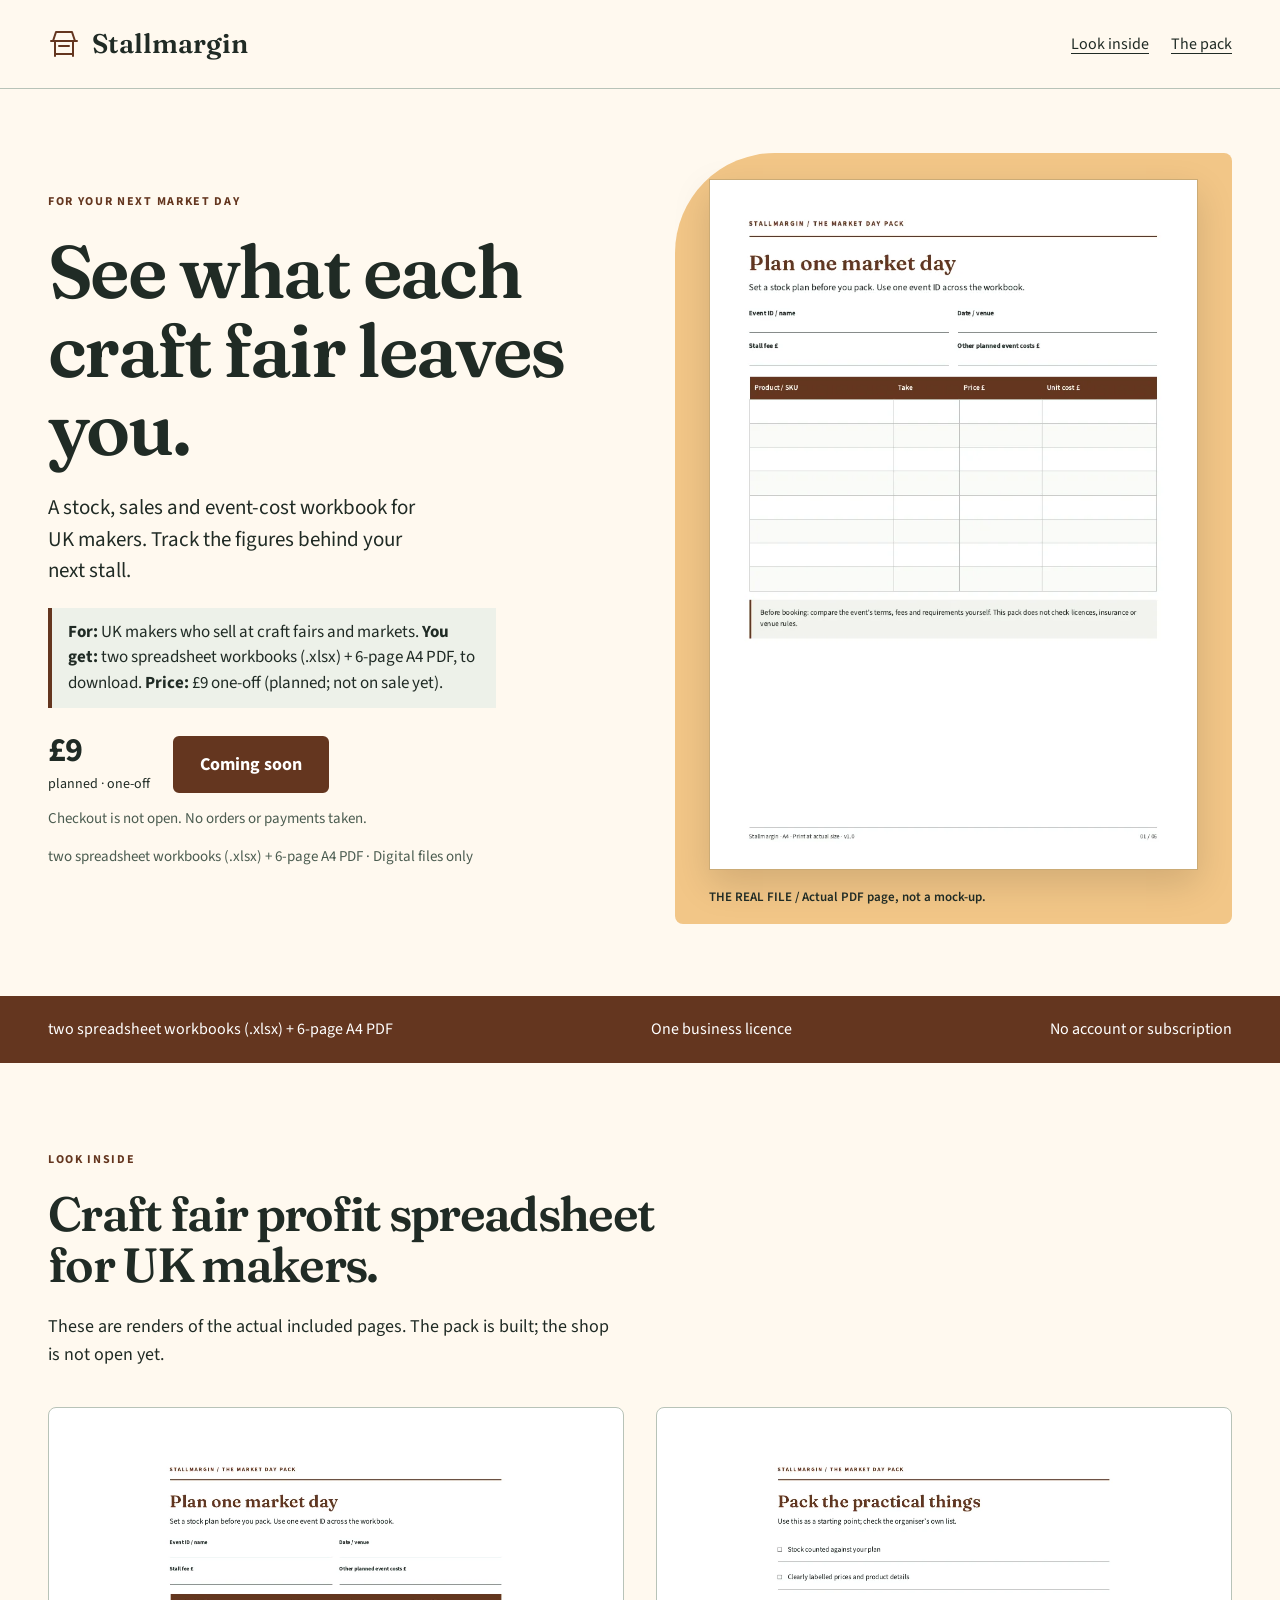
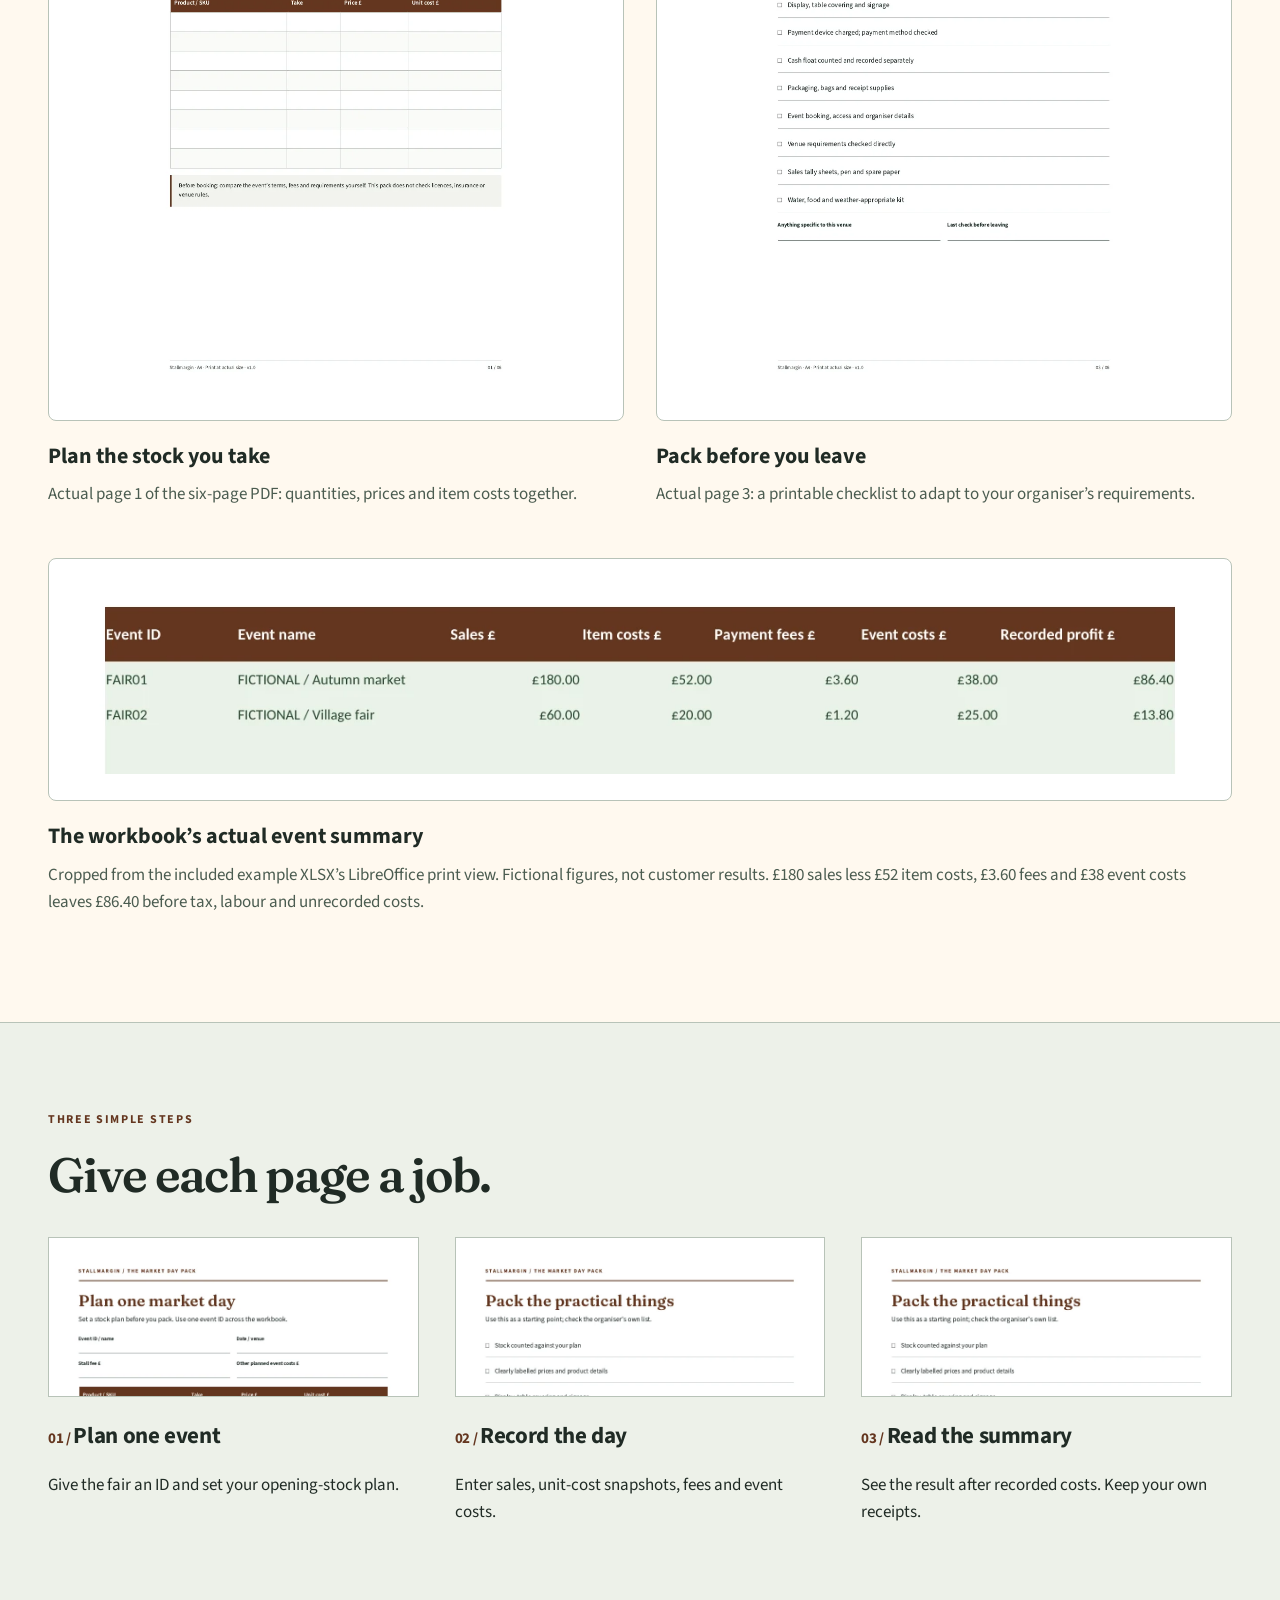
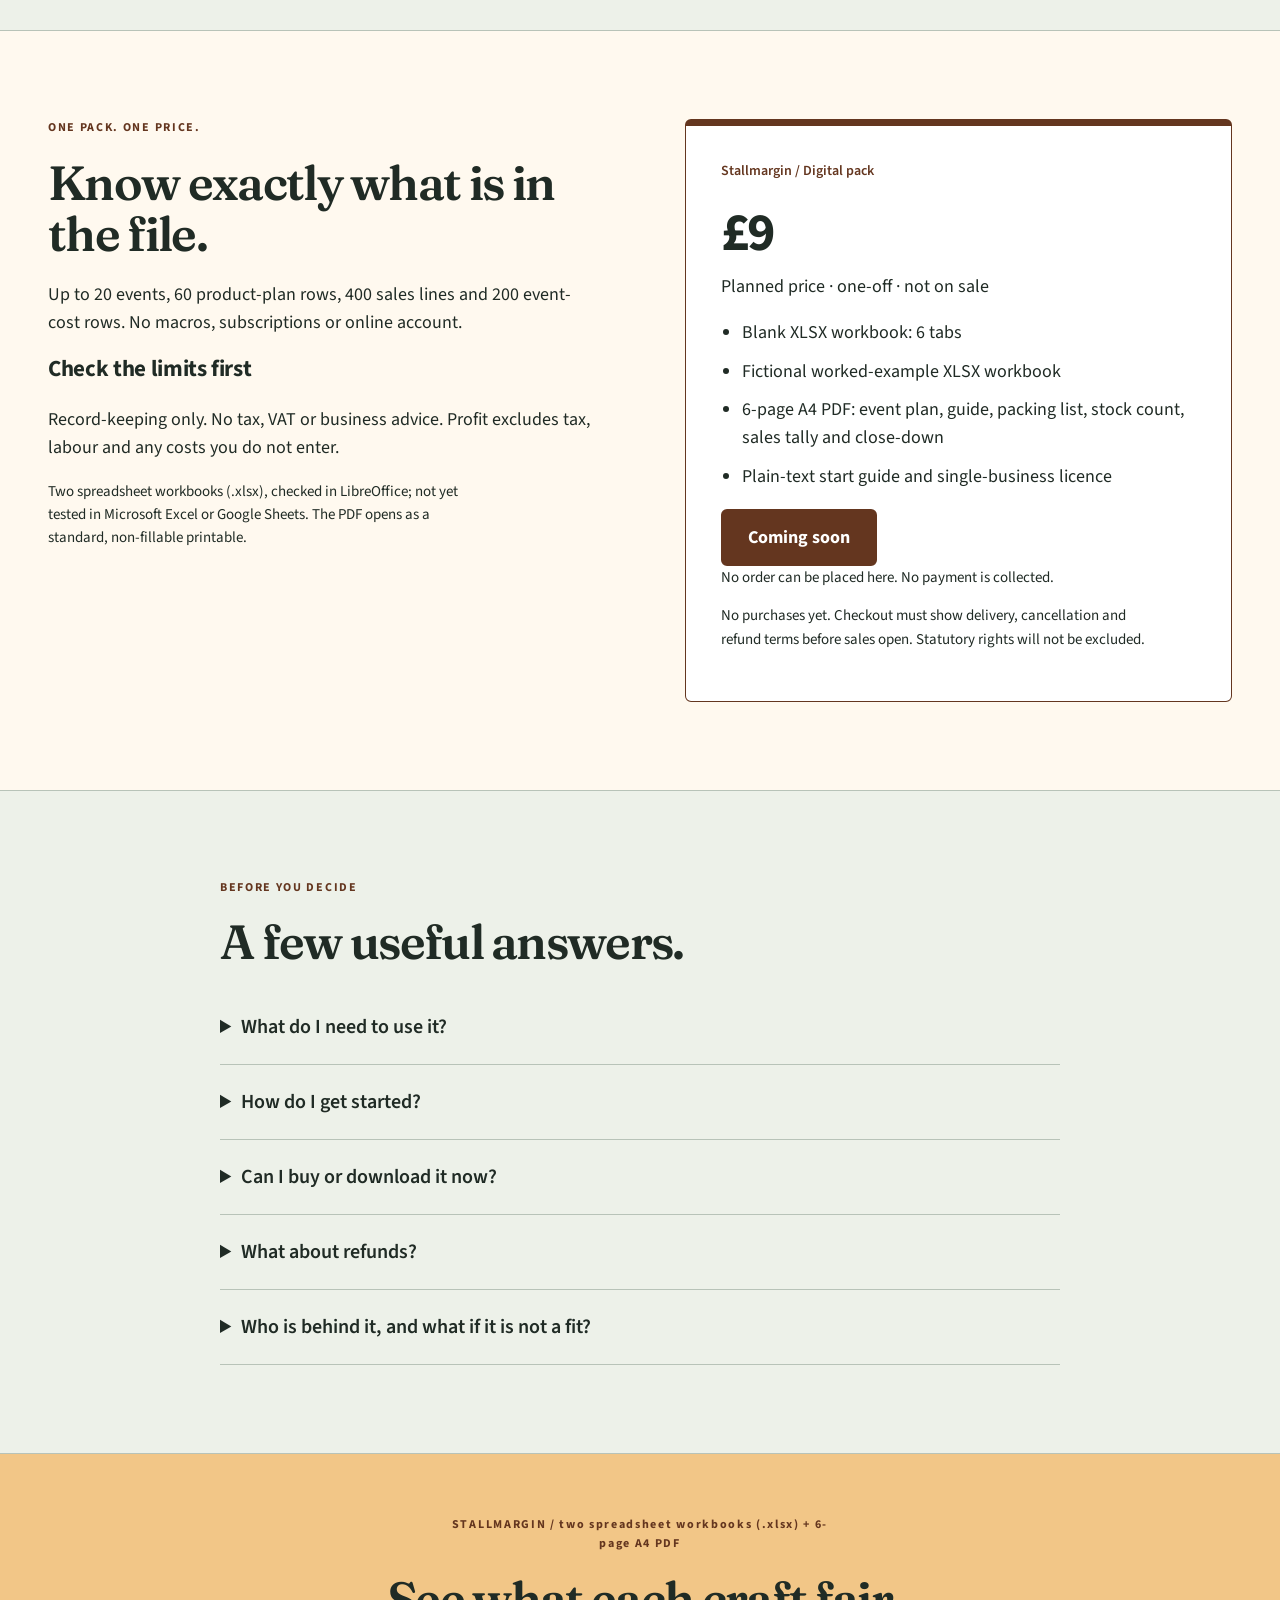
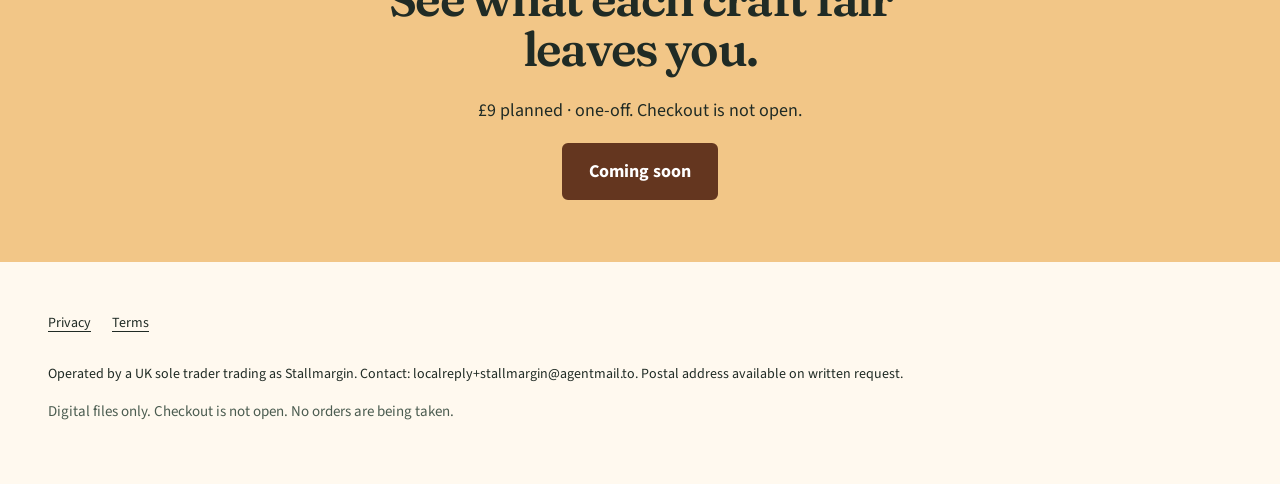
<file: index.html>
<!doctype html><html lang="en-GB"><head><meta charset="utf-8"><meta name="viewport" content="width=device-width, initial-scale=1"><meta http-equiv="Content-Security-Policy" content="default-src 'none'; script-src 'none'; style-src 'self'; font-src 'self'; img-src 'self'; connect-src 'self'; object-src 'none'; base-uri 'none'; form-action 'none'"><meta name="referrer" content="strict-origin-when-cross-origin"><title>Craft fair profit spreadsheet | Stallmargin</title><meta name="description" content="Craft fair profit spreadsheet for UK makers. two spreadsheet workbooks (.xlsx) + 6-page A4 PDF. Planned price £9 once. Checkout coming soon; no orders taken."><meta property="og:title" content="Craft fair profit spreadsheet | Stallmargin"><meta property="og:description" content="Craft fair profit spreadsheet for UK makers. two spreadsheet workbooks (.xlsx) + 6-page A4 PDF. Planned price £9 once. Checkout coming soon; no orders taken."><meta property="og:type" content="website"><meta property="og:image" content="https://evanturner557-del.github.io/stallmargin/assets/preview-1.webp"><link rel="canonical" href="https://evanturner557-del.github.io/stallmargin/"><link rel="icon" type="image/svg+xml" href="assets/mark.svg"><link rel="stylesheet" href="assets/tokens.css"><link rel="stylesheet" href="assets/site.css"></head><body><a class="skip" href="#main">Skip to content</a><header><div class="wrap nav"><a class="logo" href="index.html"><img src="assets/mark.svg" width="32" height="32" alt="">Stallmargin</a><nav aria-label="Main navigation" class="navlinks"><a href="index.html#inside">Look inside</a><a href="index.html#details">The pack</a></nav></div></header><main id="main"><div class="wrap hero"><div><p class="eyebrow">FOR YOUR NEXT MARKET DAY</p><h1>See what each craft fair leaves you.</h1><p class="lede">A stock, sales and event-cost workbook for UK makers. Track the figures behind your next stall.</p><p class="glance"><strong>For:</strong> UK makers who sell at craft fairs and markets. <strong>You get:</strong> two spreadsheet workbooks (.xlsx) + 6-page A4 PDF, to download. <strong>Price:</strong> £9 one-off (planned; not on sale yet).</p><div class="pricebar"><div class="price">£9<small>planned · one-off</small></div><button type="button" disabled>Coming soon</button></div><p class="quiet">Checkout is not open. No orders or payments taken.</p><p class="quiet">two spreadsheet workbooks (.xlsx) + 6-page A4 PDF · Digital files only</p></div><figure class="hero-visual"><img src="assets/preview-1.webp" width="778" height="1100" alt="Craft fair profit spreadsheet for UK makers — actual first page of the included PDF" loading="eager" fetchpriority="high"><figcaption>THE REAL FILE / Actual PDF page, not a mock-up.</figcaption></figure></div><div class="strip"><div class="wrap"><span>two spreadsheet workbooks (.xlsx) + 6-page A4 PDF</span><span>One business licence</span><span>No account or subscription</span></div></div><section class="section wrap" id="inside"><div class="sectionhead"><p class="eyebrow">LOOK INSIDE</p><h2>Craft fair profit spreadsheet for UK makers.</h2><p>These are renders of the actual included pages. The pack is built; the shop is not open yet.</p></div><div class="proofgrid"><figure class="proof"><div class="proofpic"><img src="assets/preview-1.webp" width="778" height="1100" alt="Plan the stock you take" loading="lazy"></div><figcaption><strong>Plan the stock you take</strong><span>Actual page 1 of the six-page PDF: quantities, prices and item costs together.</span></figcaption></figure><figure class="proof"><div class="proofpic"><img src="assets/preview-2.webp" width="778" height="1100" alt="Pack before you leave" loading="lazy"></div><figcaption><strong>Pack before you leave</strong><span>Actual page 3: a printable checklist to adapt to your organiser’s requirements.</span></figcaption></figure><figure class="proof proofwide"><div class="proofpic"><img src="assets/workbook-summary.webp" width="1280" height="215" alt="Actual Stallmargin Summary tab with fictional example event figures" loading="lazy"></div><figcaption><strong>The workbook’s actual event summary</strong><span>Cropped from the included example XLSX’s LibreOffice print view. Fictional figures, not customer results. £180 sales less £52 item costs, £3.60 fees and £38 event costs leaves £86.40 before tax, labour and unrecorded costs.</span></figcaption></figure></div></section><section class="section how"><div class="wrap"><p class="eyebrow">THREE SIMPLE STEPS</p><h2>Give each page a job.</h2><div class="steps"><article class="step"><img src="assets/preview-1.webp" width="778" height="1100" alt="Plan one event" loading="lazy"><h3>Plan one event</h3><p>Give the fair an ID and set your opening-stock plan.</p></article><article class="step"><img src="assets/preview-2.webp" width="778" height="1100" alt="Record the day" loading="lazy"><h3>Record the day</h3><p>Enter sales, unit-cost snapshots, fees and event costs.</p></article><article class="step"><img src="assets/preview-2.webp" width="778" height="1100" alt="Read the summary" loading="lazy"><h3>Read the summary</h3><p>See the result after recorded costs. Keep your own receipts.</p></article></div></div></section><section class="section wrap" id="details"><div class="pricegrid"><div><p class="eyebrow">ONE PACK. ONE PRICE.</p><h2>Know exactly what is in the file.</h2><p>Up to 20 events, 60 product-plan rows, 400 sales lines and 200 event-cost rows. No macros, subscriptions or online account.</p><h3>Check the limits first</h3><p>Record-keeping only. No tax, VAT or business advice. Profit excludes tax, labour and any costs you do not enter.</p><p class="fine">Two spreadsheet workbooks (.xlsx), checked in LibreOffice; not yet tested in Microsoft Excel or Google Sheets. The PDF opens as a standard, non-fillable printable.</p></div><div class="pricecard"><p class="badge">Stallmargin / Digital pack</p><p class="large">£9</p><p>Planned price · one-off · not on sale</p><ul class="list"><li>Blank XLSX workbook: 6 tabs</li><li>Fictional worked-example XLSX workbook</li><li>6-page A4 PDF: event plan, guide, packing list, stock count, sales tally and close-down</li><li>Plain-text start guide and single-business licence</li></ul><button type="button" disabled>Coming soon</button><p class="fine">No order can be placed here. No payment is collected.</p><p class="fine">No purchases yet. Checkout must show delivery, cancellation and refund terms before sales open. Statutory rights will not be excluded.</p></div></div></section><section class="section how"><div class="wrap faq"><p class="eyebrow">BEFORE YOU DECIDE</p><h2>A few useful answers.</h2><details><summary>What do I need to use it?</summary><p>Two spreadsheet workbooks (.xlsx), checked in LibreOffice; not yet tested in Microsoft Excel or Google Sheets. The PDF opens as a standard, non-fillable printable.</p></details><details><summary>How do I get started?</summary><p>Start with one event ID, then enter your own transactions. The guide explains each tab; no setup time is promised.</p></details><details><summary>Can I buy or download it now?</summary><p>Not yet. The files have been built, but checkout and paid delivery are not open. This page does not take orders or reserve a place.</p></details><details><summary>What about refunds?</summary><p>No purchases are being taken. Sale and delivery terms, including your cancellation and statutory rights, must be shown before checkout opens. There is no blanket “no refunds” policy.</p></details><details><summary>Who is behind it, and what if it is not a fit?</summary><p>Stallmargin is a UK sole-trader trading name. Not a tax return, live inventory system, accounting package or bookkeeping service. No VAT, labour-cost or tax calculations. Please check the previews and limits before buying once sales open.</p></details></div></section><section class="final"><p class="eyebrow">STALLMARGIN / two spreadsheet workbooks (.xlsx) + 6-page A4 PDF</p><h2>See what each craft fair leaves you.</h2><p>£9 planned · one-off. Checkout is not open.</p><button type="button" disabled>Coming soon</button></section></main><footer><div class="wrap"><nav class="footerlinks" aria-label="Legal"><a href="privacy.html">Privacy</a><a href="terms.html">Terms</a></nav><p class="legal">Operated by a UK sole trader trading as Stallmargin. Contact: localreply+stallmargin@agentmail.to. Postal address available on written request.</p><p class="quiet">Digital files only. Checkout is not open. No orders are being taken.</p></div></footer></body></html>
</file>
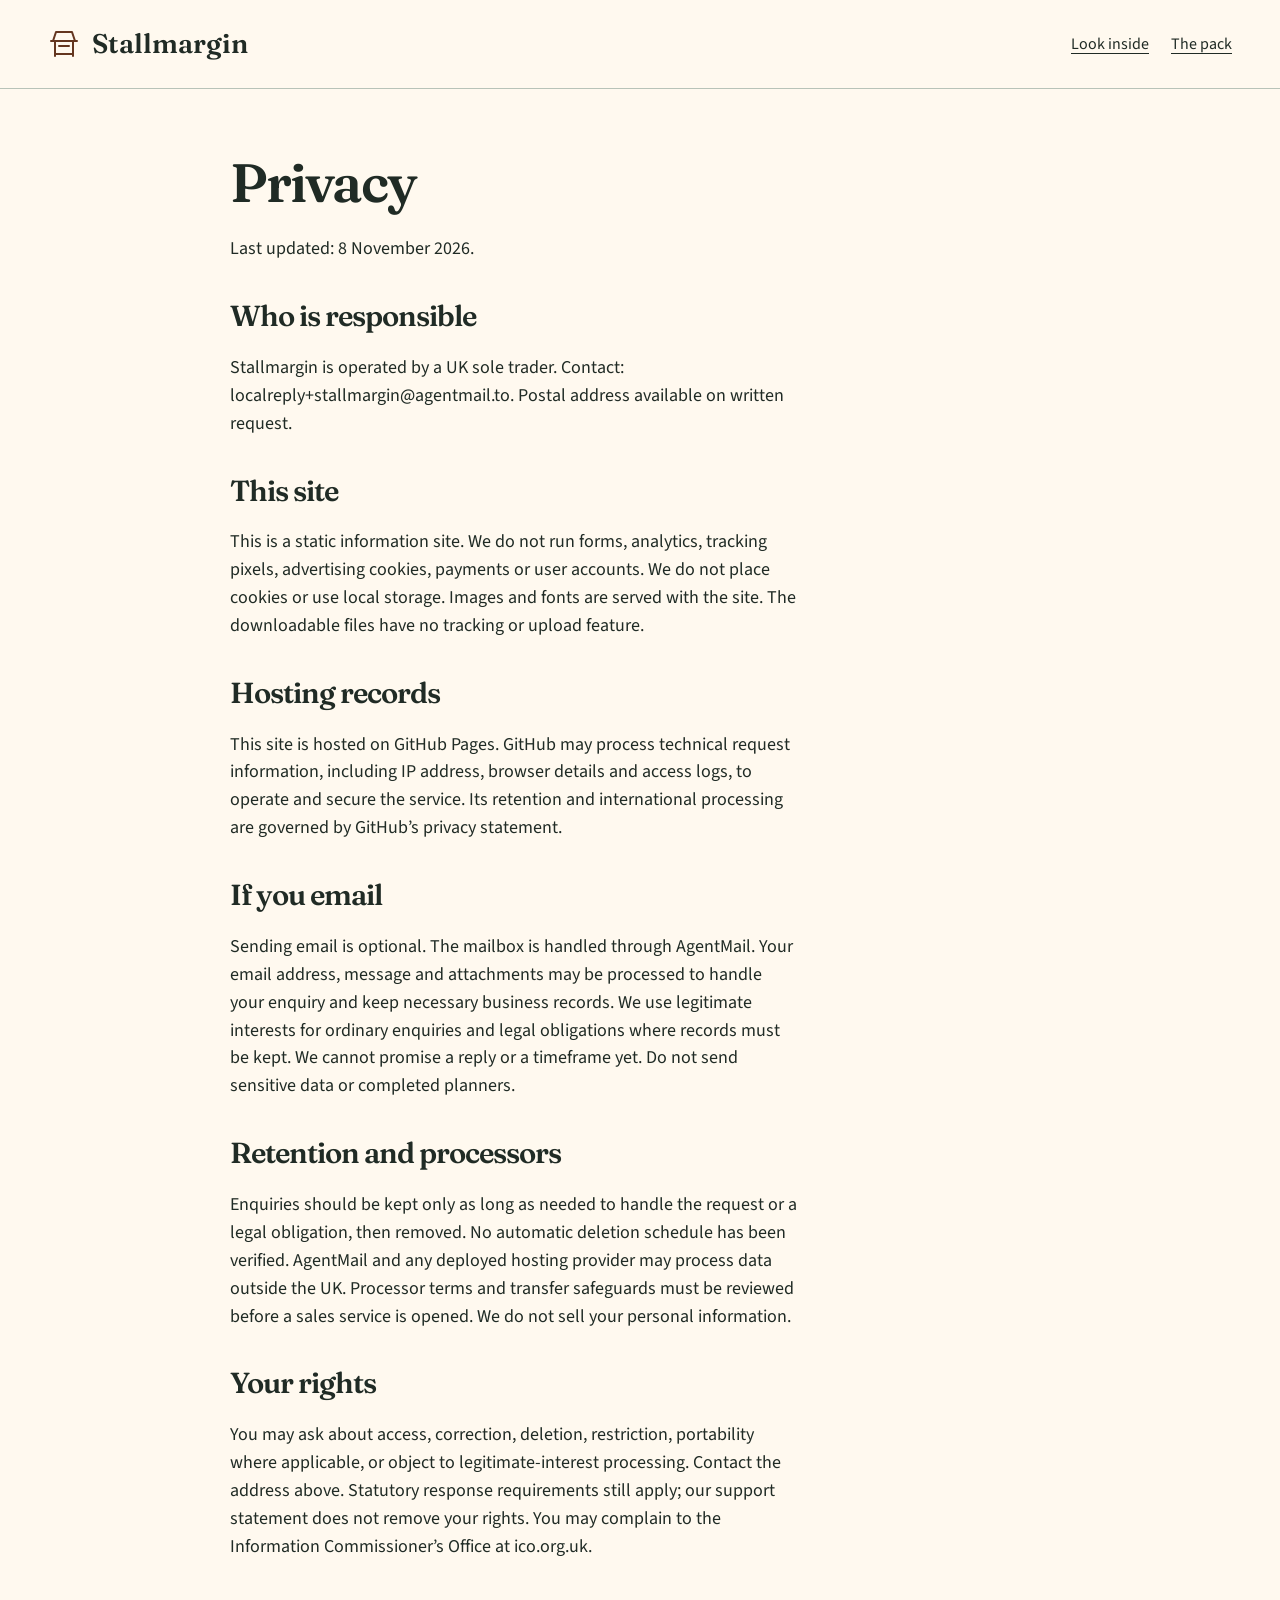
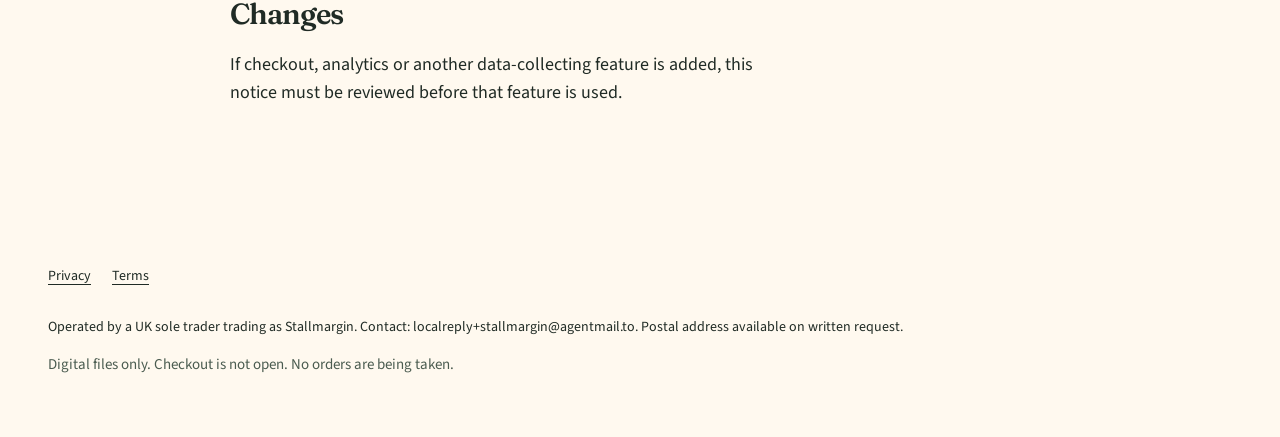
<file: privacy.html>
<!doctype html><html lang="en-GB"><head><meta charset="utf-8"><meta name="viewport" content="width=device-width, initial-scale=1"><meta http-equiv="Content-Security-Policy" content="default-src 'none'; script-src 'none'; style-src 'self'; font-src 'self'; img-src 'self'; connect-src 'self'; object-src 'none'; base-uri 'none'; form-action 'none'"><meta name="referrer" content="strict-origin-when-cross-origin"><title>Privacy | Stallmargin</title><meta name="description" content="Privacy for Stallmargin"><meta property="og:title" content="Privacy | Stallmargin"><meta property="og:description" content="Privacy for Stallmargin"><meta property="og:type" content="website"><meta property="og:image" content="https://evanturner557-del.github.io/stallmargin/assets/preview-1.webp"><link rel="canonical" href="https://evanturner557-del.github.io/stallmargin/"><link rel="icon" type="image/svg+xml" href="assets/mark.svg"><link rel="stylesheet" href="assets/tokens.css"><link rel="stylesheet" href="assets/site.css"></head><body><a class="skip" href="#main">Skip to content</a><header><div class="wrap nav"><a class="logo" href="index.html"><img src="assets/mark.svg" width="32" height="32" alt="">Stallmargin</a><nav aria-label="Main navigation" class="navlinks"><a href="index.html#inside">Look inside</a><a href="index.html#details">The pack</a></nav></div></header><main id="main" class="wrap document"><h1>Privacy</h1><p>Last updated: 8 November 2026.</p><h2>Who is responsible</h2><p>Stallmargin is operated by a UK sole trader. Contact: localreply+stallmargin@agentmail.to. Postal address available on written request.</p><h2>This site</h2><p>This is a static information site. We do not run forms, analytics, tracking pixels, advertising cookies, payments or user accounts. We do not place cookies or use local storage. Images and fonts are served with the site. The downloadable files have no tracking or upload feature.</p><h2>Hosting records</h2><p>This site is hosted on GitHub Pages. GitHub may process technical request information, including IP address, browser details and access logs, to operate and secure the service. Its retention and international processing are governed by GitHub’s privacy statement. </p><h2>If you email</h2><p>Sending email is optional. The mailbox is handled through AgentMail. Your email address, message and attachments may be processed to handle your enquiry and keep necessary business records. We use legitimate interests for ordinary enquiries and legal obligations where records must be kept. We cannot promise a reply or a timeframe yet. Do not send sensitive data or completed planners.</p><h2>Retention and processors</h2><p>Enquiries should be kept only as long as needed to handle the request or a legal obligation, then removed. No automatic deletion schedule has been verified. AgentMail and any deployed hosting provider may process data outside the UK. Processor terms and transfer safeguards must be reviewed before a sales service is opened. We do not sell your personal information.</p><h2>Your rights</h2><p>You may ask about access, correction, deletion, restriction, portability where applicable, or object to legitimate-interest processing. Contact the address above. Statutory response requirements still apply; our support statement does not remove your rights. You may complain to the Information Commissioner’s Office at ico.org.uk.</p><h2>Changes</h2><p>If checkout, analytics or another data-collecting feature is added, this notice must be reviewed before that feature is used.</p></main><footer><div class="wrap"><nav class="footerlinks" aria-label="Legal"><a href="privacy.html">Privacy</a><a href="terms.html">Terms</a></nav><p class="legal">Operated by a UK sole trader trading as Stallmargin. Contact: localreply+stallmargin@agentmail.to. Postal address available on written request.</p><p class="quiet">Digital files only. Checkout is not open. No orders are being taken.</p></div></footer></body></html>
</file>
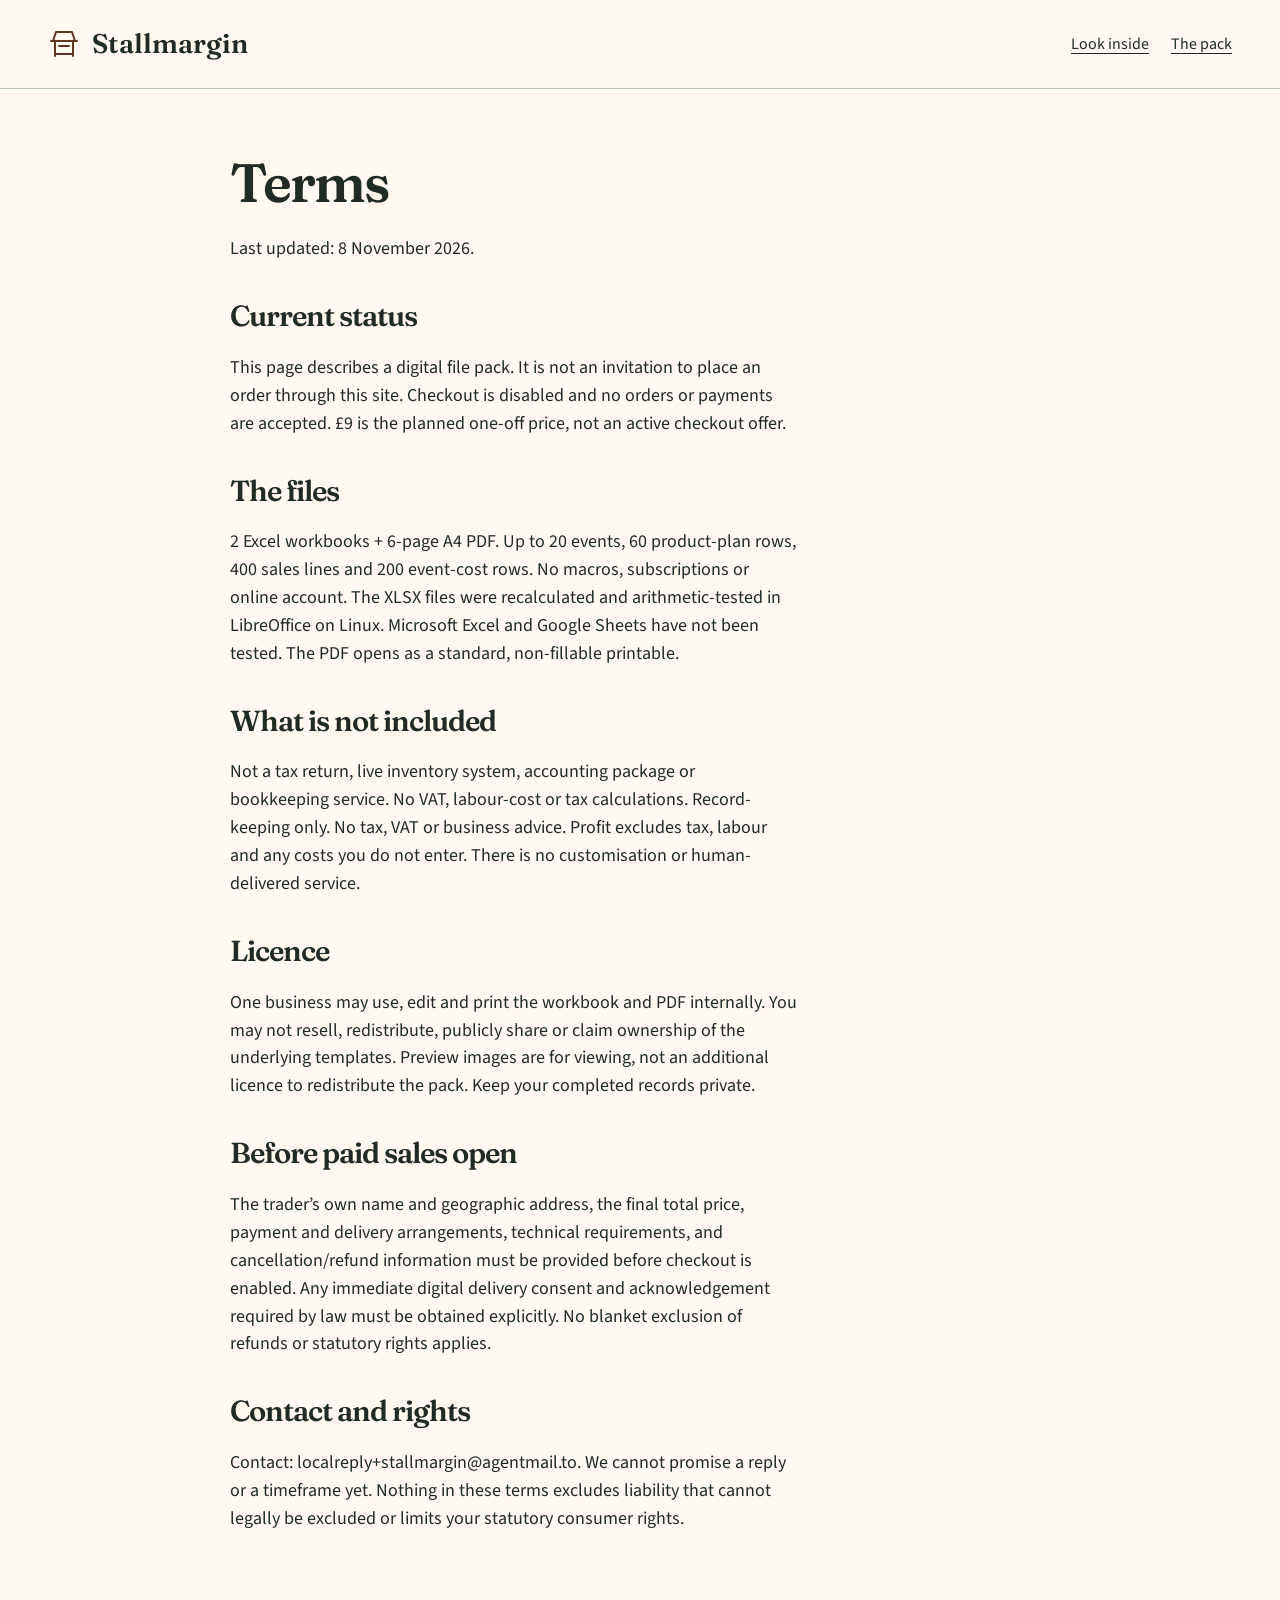
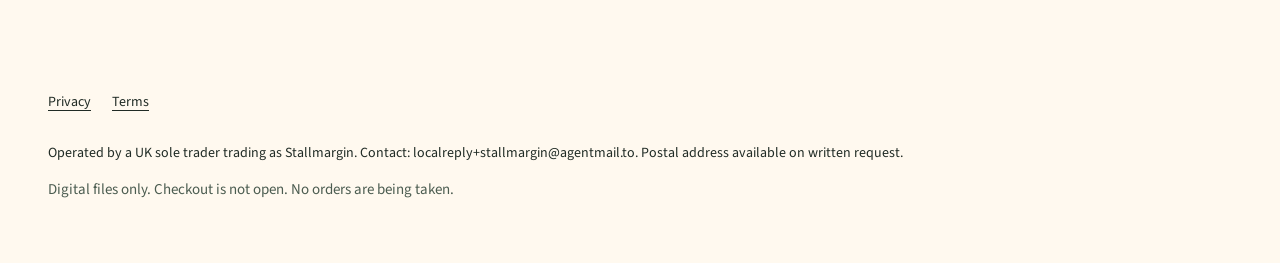
<file: terms.html>
<!doctype html><html lang="en-GB"><head><meta charset="utf-8"><meta name="viewport" content="width=device-width, initial-scale=1"><meta http-equiv="Content-Security-Policy" content="default-src 'none'; script-src 'none'; style-src 'self'; font-src 'self'; img-src 'self'; connect-src 'self'; object-src 'none'; base-uri 'none'; form-action 'none'"><meta name="referrer" content="strict-origin-when-cross-origin"><title>Terms | Stallmargin</title><meta name="description" content="Terms for Stallmargin"><meta property="og:title" content="Terms | Stallmargin"><meta property="og:description" content="Terms for Stallmargin"><meta property="og:type" content="website"><meta property="og:image" content="https://evanturner557-del.github.io/stallmargin/assets/preview-1.webp"><link rel="canonical" href="https://evanturner557-del.github.io/stallmargin/"><link rel="icon" type="image/svg+xml" href="assets/mark.svg"><link rel="stylesheet" href="assets/tokens.css"><link rel="stylesheet" href="assets/site.css"></head><body><a class="skip" href="#main">Skip to content</a><header><div class="wrap nav"><a class="logo" href="index.html"><img src="assets/mark.svg" width="32" height="32" alt="">Stallmargin</a><nav aria-label="Main navigation" class="navlinks"><a href="index.html#inside">Look inside</a><a href="index.html#details">The pack</a></nav></div></header><main id="main" class="wrap document"><h1>Terms</h1><p>Last updated: 8 November 2026.</p><h2>Current status</h2><p>This page describes a digital file pack. It is not an invitation to place an order through this site. Checkout is disabled and no orders or payments are accepted. £9 is the planned one-off price, not an active checkout offer.</p><h2>The files</h2><p>2 Excel workbooks + 6-page A4 PDF. Up to 20 events, 60 product-plan rows, 400 sales lines and 200 event-cost rows. No macros, subscriptions or online account. The XLSX files were recalculated and arithmetic-tested in LibreOffice on Linux. Microsoft Excel and Google Sheets have not been tested. The PDF opens as a standard, non-fillable printable.</p><h2>What is not included</h2><p>Not a tax return, live inventory system, accounting package or bookkeeping service. No VAT, labour-cost or tax calculations. Record-keeping only. No tax, VAT or business advice. Profit excludes tax, labour and any costs you do not enter. There is no customisation or human-delivered service.</p><h2>Licence</h2><p>One business may use, edit and print the workbook and PDF internally. You may not resell, redistribute, publicly share or claim ownership of the underlying templates. Preview images are for viewing, not an additional licence to redistribute the pack. Keep your completed records private.</p><h2>Before paid sales open</h2><p>The trader’s own name and geographic address, the final total price, payment and delivery arrangements, technical requirements, and cancellation/refund information must be provided before checkout is enabled. Any immediate digital delivery consent and acknowledgement required by law must be obtained explicitly. No blanket exclusion of refunds or statutory rights applies.</p><h2>Contact and rights</h2><p>Contact: localreply+stallmargin@agentmail.to. We cannot promise a reply or a timeframe yet. Nothing in these terms excludes liability that cannot legally be excluded or limits your statutory consumer rights.</p></main><footer><div class="wrap"><nav class="footerlinks" aria-label="Legal"><a href="privacy.html">Privacy</a><a href="terms.html">Terms</a></nav><p class="legal">Operated by a UK sole trader trading as Stallmargin. Contact: localreply+stallmargin@agentmail.to. Postal address available on written request.</p><p class="quiet">Digital files only. Checkout is not open. No orders are being taken.</p></div></footer></body></html>
</file>
<file: assets/tokens.css>
:root{--primary:#64361f;--accent:#f2c687;--paper:#fff9ef;--ink:#202b25;--muted:#4b5c50;--line:#b8c3b8;--soft:#edf1e9;--success:#28603d;--warning:#795400;--danger:#9b2525;--neutral-0:#ffffff;--neutral-1:#f8f9f7;--neutral-2:#eff1ed;--neutral-3:#e0e5de;--neutral-4:#c5cec2;--neutral-5:#8a9787;--neutral-6:#62705f;--neutral-7:#3d4b3b;--neutral-8:#202b20;}
</file>
<file: assets/site.css>
@font-face{font-family:Text;src:url(fonts/source-sans-3-latin-wght-normal.woff2) format('woff2');font-display:swap}@font-face{font-family:Display;src:url(fonts/fraunces-latin-wght-normal.woff2) format('woff2');font-display:swap}*{box-sizing:border-box}html{scroll-behavior:smooth}body{margin:0;background:var(--paper);color:var(--ink);font-family:Text,Arial,sans-serif;font-size:18px;line-height:1.55}a{color:inherit;text-underline-offset:4px}a:hover{text-decoration-thickness:2px}a:focus-visible,button:focus-visible,summary:focus-visible{outline:3px solid var(--primary);outline-offset:5px}img{max-width:100%;height:auto;display:block}h1,h2,h3,p{margin-top:0}h1,h2{font-family:Display,serif;font-weight:600;letter-spacing:-.035em;line-height:1.06}h1{font-size:clamp(44px,5.8vw,76px);max-width:12ch;margin-bottom:24px}h2{font-size:clamp(34px,4vw,48px);margin-bottom:22px}h3{font-size:23px;line-height:1.2;letter-spacing:-.015em}p{max-width:63ch}button,a{touch-action:manipulation}button{font-family:inherit}button[disabled]{opacity:1;cursor:not-allowed;background:var(--primary);color:#fff;border:2px solid var(--primary);padding:14px 25px;border-radius:6px;font-size:18px;font-weight:700;min-height:52px}header{border-bottom:1px solid var(--line)}.wrap{width:min(1184px,calc(100% - 64px));margin-inline:auto}.nav{display:flex;align-items:center;justify-content:space-between;min-height:88px;gap:20px}.logo{display:flex;align-items:center;gap:12px;font-family:Display,serif;font-size:27px;text-decoration:none;font-weight:600}.logo img{width:32px;height:32px}.navlinks{display:flex;gap:22px}.navlinks a{font-size:16px;min-height:44px;display:inline-flex;align-items:center}.skip{position:absolute;left:-9999px;top:10px;background:white;padding:12px;z-index:9}.skip:focus{left:12px}.hero{display:grid;grid-template-columns:1fr 1fr;gap:70px;align-items:center;padding:64px 0 72px}.eyebrow{font-size:12px;letter-spacing:.14em;font-weight:700;color:var(--primary);margin-bottom:20px}.lede{font-size:21px;line-height:1.5;max-width:38ch}.pricebar{display:flex;gap:23px;align-items:center;margin:26px 0 12px}.price{font-size:34px;font-weight:700;letter-spacing:-.04em;line-height:1}.price small{display:block;font-size:14px;font-weight:400;letter-spacing:0;margin-top:7px;line-height:1.4}.quiet{font-size:15px;color:var(--muted)}.hero-visual{margin:0;position:relative;background:var(--accent);padding:26px 34px 18px;border-radius:100px 8px 8px 8px}.hero-visual img{width:100%;box-shadow:0 14px 35px #0002;border:1px solid #22372b30}.hero-visual figcaption{font-size:13px;margin-top:18px;font-weight:600;color:var(--ink);line-height:1.4}.strip{background:var(--primary);color:white}.strip .wrap{display:flex;justify-content:space-between;gap:20px;padding-block:21px;font-size:16px}.section{padding:88px 0}.sectionhead{max-width:650px}.proofgrid{display:grid;grid-template-columns:1fr 1fr;gap:32px;margin-top:38px}.proof{margin:0}.proofpic{background:white;border:1px solid var(--line);padding:26px;border-radius:8px}.proofpic img{max-height:560px;width:100%;object-fit:contain;object-position:top}.proof figcaption{padding:18px 0}.proof figcaption strong{display:block;font-size:22px;margin-bottom:7px}.proof figcaption span{font-size:17px;color:var(--muted)}.how{background:var(--soft);border-block:1px solid var(--line)}.steps{display:grid;grid-template-columns:repeat(3,1fr);gap:36px;margin-top:36px;counter-reset:step}.step img{height:160px;width:100%;object-fit:cover;object-position:top;border:1px solid var(--line);margin-bottom:25px;background:white}.step h3:before{counter-increment:step;content:'0' counter(step) ' / ';color:var(--primary);font-size:15px}.step p{font-size:17px}.pricegrid{display:grid;grid-template-columns:1fr 1fr;gap:90px;align-items:start}.pricecard{background:#fff;border:1px solid var(--primary);border-top:7px solid var(--primary);padding:35px;border-radius:6px}.pricecard .large{font-size:54px;line-height:1;letter-spacing:-.05em;font-weight:700;margin:24px 0 12px}.list{padding-left:21px}.list li{margin-bottom:11px}.fine{font-size:15px}.faq{max-width:840px;margin:auto}.faq details{border-bottom:1px solid var(--line);padding:10px 0}.faq summary{font-weight:600;cursor:pointer;min-height:52px;padding:12px 32px 12px 0;line-height:1.5;font-size:20px}.faq details p{padding-right:30px;font-size:17px}.final{text-align:center;background:var(--accent);padding:62px 20px}.final p{margin-inline:auto}.final h2{max-width:20ch;margin-inline:auto}footer{padding:40px 0 46px;font-size:14px}.footerlinks{display:flex;gap:20px;flex-wrap:wrap;margin-bottom:18px}.footerlinks a{min-height:44px;display:flex;align-items:center}.legal{max-width:900px;overflow-wrap:anywhere}main.document{max-width:820px;padding:65px 0 90px}.document h1{font-size:54px;max-width:none}.document h2{font-size:29px;margin-top:38px}.document p,.document li{font-size:18px}.badge{font-size:14px;font-weight:600;color:var(--primary)}.sr{position:absolute;width:1px;height:1px;overflow:hidden;clip:rect(0,0,0,0)}@media(max-width:800px){.wrap{width:calc(100% - 40px)}.hero{gap:34px;padding:40px 0 45px}.nav{min-height:72px}.logo{font-size:24px}.navlinks{gap:14px}.navlinks a{font-size:14px}.hero-visual{padding:24px 20px 16px;border-top-left-radius:65px}.lede{font-size:19px}.section{padding:60px 0}.pricegrid{gap:35px}.steps{gap:22px}.pricecard{padding:25px}.proofpic{padding:18px}}@media(max-width:600px){.hero{display:block;padding-top:32px}.eyebrow{font-size:10px;margin-bottom:15px}h1{font-size:45px;max-width:12ch;margin-bottom:19px}.hero .lede{font-size:18px;line-height:1.5;margin-bottom:18px}.hero-visual{margin-top:32px;padding:26px 30px 17px}.pricebar{margin:21px 0 10px;gap:21px}.price{font-size:31px}.quiet{font-size:14px}.navlinks a{font-size:13px}.navlinks a:last-child{display:none}.logo{font-size:23px}.strip .wrap{display:grid;grid-template-columns:1fr;gap:8px;padding-block:20px}.proofgrid,.steps,.pricegrid{grid-template-columns:1fr;gap:24px}.proofgrid{margin-top:28px}.step{display:grid;grid-template-columns:86px 1fr;column-gap:19px}.step img{grid-row:1/3;height:118px;margin:0}.step h3{font-size:21px;margin-bottom:10px}.step p{font-size:16px}.pricegrid{gap:30px}.section{padding:52px 0}.proofpic img{max-height:430px}.final{padding:46px 20px}.document h1{font-size:40px}.document h2{font-size:27px}.navlinks{gap:10px}.legal{font-size:13px}.faq summary{font-size:18px}}@media(prefers-reduced-motion:reduce){html{scroll-behavior:auto}}
.logo{min-height:44px}.document a{display:inline-flex;align-items:center;min-height:44px}

.footerlinks a{min-width:44px}

.proofwide{grid-column:1/-1}.proofwide .proofpic img{max-height:none}

.glance{font-size:17px;line-height:1.5;background:var(--soft);border-left:4px solid var(--primary);padding:12px 16px;margin:0 0 22px;max-width:56ch}
</file>
